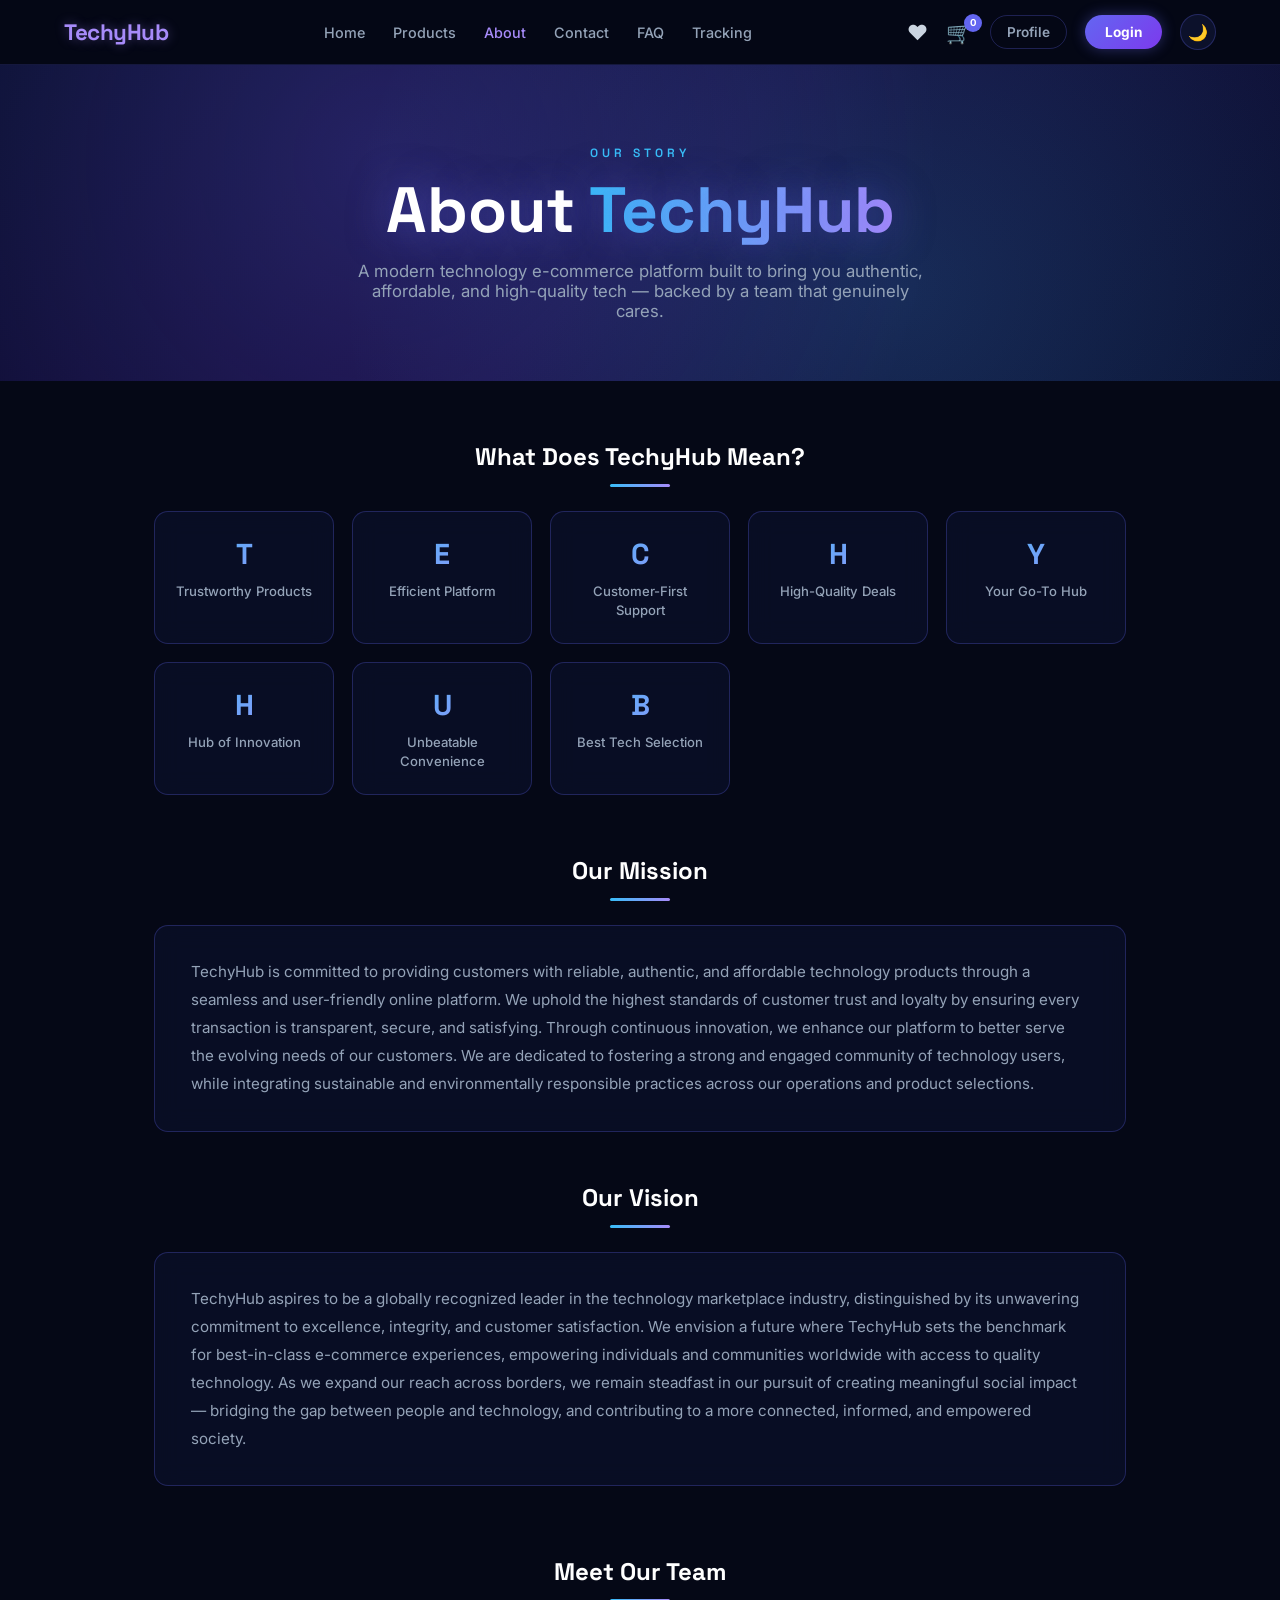
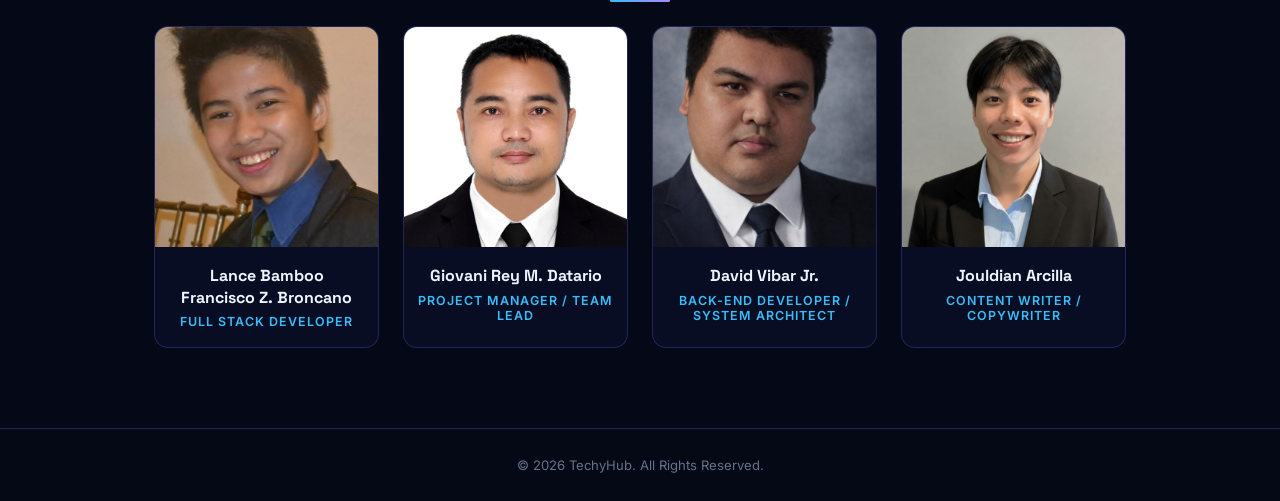
<file: about.html>
<!DOCTYPE html>
<html lang="en">
<head>
<meta charset="UTF-8" />
<meta name="viewport" content="width=device-width, initial-scale=1.0" />
<title>TechyHub — About</title>

<!-- Google Fonts -->
<link rel="preconnect" href="https://fonts.googleapis.com" />
<link href="https://fonts.googleapis.com/css2?family=Inter:wght@300;400;500;600;700;800;900&family=Space+Grotesk:wght@400;500;600;700&display=swap" rel="stylesheet" />

<style>
/* ============================
   RESET & BASE
============================ */
*, *::before, *::after { margin:0; padding:0; box-sizing:border-box; }

:root {
  --bg-deep:    #050816;
  --bg-card:    rgba(10,15,40,0.82);
  --border-glow:rgba(99,102,241,0.28);
  --accent:     #6366f1;
  --accent2:    #38bdf8;
  --accent3:    #a78bfa;
  --text:       #e2e8f0;
  --muted:      #64748b;
  --white:      #ffffff;
  --danger:     #ef4444;
  --success:    #22c55e;
  --font-display:"Space Grotesk", sans-serif;
  --font-body:  "Inter", sans-serif;
  --radius:     14px;
  --transition: .25s cubic-bezier(.4,0,.2,1);
}

html { scroll-behavior:smooth; }

body {
  font-family: var(--font-body);
  background: var(--bg-deep);
  color: var(--text);
  min-height: 100vh;
  overflow-x: hidden;
}

/* ============================
   HERO BANNER
============================ */
.hero-banner {
  position: relative;
  width: 100%;
  min-height: 300px;
  display: flex;
  flex-direction: column;
  align-items: center;
  justify-content: center;
  text-align: center;
  padding: 80px 20px 60px;
  overflow: hidden;
  background: linear-gradient(135deg, #0a0e2e 0%, #150a3a 50%, #0a0e2e 100%);
}

.hero-banner::before {
  content:"";
  position:absolute; inset:0;
  background: radial-gradient(circle at 30% 30%, rgba(99,102,241,.25), transparent 60%),
              radial-gradient(circle at 70% 70%, rgba(56,189,248,.18), transparent 60%);
}

.hero-banner > * { position:relative; z-index:1; }

.hero-eyebrow {
  font-family: var(--font-display);
  font-size: .75rem;
  font-weight: 600;
  letter-spacing: 4px;
  text-transform: uppercase;
  color: var(--accent2);
  margin-bottom: 14px;
}

.hero-title {
  font-family: var(--font-display);
  font-size: clamp(2.2rem, 5vw, 4rem);
  font-weight: 800;
  line-height: 1.1;
  color: #fff;
  text-shadow: 0 0 40px rgba(99,102,241,.5);
  margin-bottom: 16px;
}

.hero-title span {
  background: linear-gradient(90deg, var(--accent2), var(--accent3));
  -webkit-background-clip: text;
  -webkit-text-fill-color: transparent;
  background-clip: text;
}

.hero-subtitle {
  font-size: 1.05rem;
  color: #94a3b8;
  max-width: 580px;
  margin: 0 auto;
}

/* ============================
   TOPBAR
============================ */
.topbar {
  position: sticky;
  top: 0;
  z-index: 200;
  display: flex;
  align-items: center;
  justify-content: space-between;
  padding: 14px 5%;
  background: rgba(5,8,22,.9);
  backdrop-filter: blur(18px);
  border-bottom: 1px solid rgba(99,102,241,.18);
}

.topbar .logo {
  font-family: var(--font-display);
  font-size: 1.4rem;
  font-weight: 800;
  color: var(--accent3);
  text-decoration: none;
  letter-spacing: -.5px;
  text-shadow: 0 0 12px rgba(167,139,250,.4);
}

.topbar-links {
  display: flex;
  gap: 28px;
  list-style: none;
}

.topbar-links a {
  color: #94a3b8;
  text-decoration: none;
  font-size: .9rem;
  font-weight: 500;
  transition: color var(--transition);
}

.topbar-links a:hover,
.topbar-links a.active { color: var(--accent3); }

.topbar-actions {
  display: flex;
  align-items: center;
  gap: 18px;
}

.icon-btn {
  position: relative;
  background: none;
  border: none;
  cursor: pointer;
  color: #cbd5e1;
  font-size: 1.3rem;
  text-decoration: none;
  transition: color var(--transition);
  display:flex; align-items:center; justify-content:center;
}

.icon-btn:hover { color: var(--accent3); }

.cart-badge {
  position: absolute;
  top: -6px; right: -10px;
  background: var(--accent);
  color: white;
  font-size: .6rem;
  font-weight: 700;
  width: 18px; height: 18px;
  border-radius: 50%;
  display: flex; align-items:center; justify-content:center;
}

.topbar-text-btn {
  color: #94a3b8;
  text-decoration: none;
  font-size: .85rem;
  font-weight: 600;
  padding: 8px 16px;
  border: 1px solid var(--border-glow);
  border-radius: 50px;
  transition: all var(--transition);
}

.topbar-text-btn:hover {
  color: white;
  border-color: var(--accent);
  box-shadow: 0 0 14px rgba(99,102,241,.35);
}

.topbar-login-btn {
  color: white;
  text-decoration: none;
  font-size: .85rem;
  font-weight: 700;
  padding: 9px 20px;
  border-radius: 50px;
  background: linear-gradient(135deg,var(--accent),#7c3aed);
  box-shadow: 0 0 14px rgba(99,102,241,.4);
  transition: all var(--transition);
}

.topbar-login-btn:hover {
  opacity:.9;
  box-shadow: 0 0 22px rgba(99,102,241,.6);
}

.dark-toggle {
  background: rgba(15,20,50,.8);
  border: 1px solid var(--border-glow);
  color: var(--text);
  width: 36px; height: 36px;
  border-radius: 50%;
  cursor: pointer;
  font-size: 1rem;
  display:flex; align-items:center; justify-content:center;
  transition: all var(--transition);
}

.dark-toggle:hover { border-color: var(--accent); box-shadow:0 0 12px rgba(99,102,241,.4); }

/* ============================
   ABOUT SECTION
============================ */
.about-section {
  padding: 60px 5% 80px;
  max-width: 1100px;
  margin: 0 auto;
}

.about-section h1 {
  font-family: var(--font-display);
  font-size: 2.2rem;
  font-weight: 800;
  color: white;
  text-align:center;
  margin-bottom: 18px;
}

.about-section > p {
  font-size: 1rem;
  color: #94a3b8;
  line-height: 1.8;
  max-width: 720px;
  margin: 0 auto 50px;
  text-align: center;
}

.about-section h2 {
  font-family: var(--font-display);
  font-size: 1.5rem;
  font-weight: 700;
  color: white;
  margin-bottom: 24px;
  text-align: center;
  position: relative;
}

.about-section h2::after {
  content:"";
  display:block;
  width: 60px;
  height: 3px;
  margin: 12px auto 0;
  background: linear-gradient(90deg, var(--accent2), var(--accent3));
  border-radius: 2px;
}

/* ============================
   MISSION GRID (TECHYHUB letters)
============================ */
.mission-grid {
  display: grid;
  grid-template-columns: repeat(auto-fill, minmax(150px, 1fr));
  gap: 18px;
  margin-bottom: 60px;
}

.mission-card {
  background: var(--bg-card);
  border: 1px solid var(--border-glow);
  border-radius: var(--radius);
  padding: 24px 16px;
  text-align: center;
  backdrop-filter: blur(12px);
  transition: transform var(--transition), box-shadow var(--transition), border-color var(--transition);
}

.mission-card:hover {
  transform: translateY(-6px);
  box-shadow: 0 0 30px rgba(99,102,241,.3);
  border-color: rgba(99,102,241,.6);
}

.mission-card h3 {
  font-family: var(--font-display);
  font-size: 1.8rem;
  font-weight: 800;
  background: linear-gradient(135deg, var(--accent2), var(--accent3));
  -webkit-background-clip: text;
  -webkit-text-fill-color: transparent;
  background-clip: text;
  margin-bottom: 10px;
}

.mission-card p {
  font-size: .82rem;
  color: #94a3b8;
  font-weight: 500;
  line-height: 1.4;
}

/* ============================
   MISSION / VISION BLOCKS
============================ */
.info-block {
  background: var(--bg-card);
  border: 1px solid var(--border-glow);
  border-radius: var(--radius);
  padding: 32px 36px;
  margin-bottom: 50px;
  backdrop-filter: blur(12px);
  transition: border-color var(--transition), box-shadow var(--transition);
}

.info-block:hover {
  border-color: rgba(99,102,241,.5);
  box-shadow: 0 0 30px rgba(99,102,241,.15);
}

.info-block p {
  font-size: .95rem;
  color: #94a3b8;
  line-height: 1.85;
}

/* ============================
   TEAM SECTION
============================ */
.team-grid {
  display: grid;
  grid-template-columns: repeat(auto-fill, minmax(220px, 1fr));
  gap: 24px;
  margin-top: 10px;
}

.team-card {
  background: var(--bg-card);
  border: 1px solid var(--border-glow);
  border-radius: var(--radius);
  overflow: hidden;
  text-align: center;
  backdrop-filter: blur(12px);
  transition: transform var(--transition), box-shadow var(--transition), border-color var(--transition);
}

.team-card:hover {
  transform: translateY(-8px) scale(1.02);
  box-shadow: 0 0 40px rgba(99,102,241,.35);
  border-color: rgba(99,102,241,.6);
}

.team-card img {
  width: 100%;
  height: 220px;
  object-fit: cover;
  display: block;
  background: linear-gradient(135deg,#0f1432,#1a1040);
}

.team-card h3 {
  font-family: var(--font-display);
  font-size: 1rem;
  font-weight: 700;
  color: #f0f4ff;
  margin: 18px 16px 6px;
  line-height: 1.35;
}

.team-card p {
  font-size: .78rem;
  color: var(--accent2);
  font-weight: 600;
  text-transform: uppercase;
  letter-spacing: 1px;
  margin-bottom: 18px;
}

/* ============================
   BACK TO TOP BUTTON
============================ */
#topBtn {
  position: fixed;
  bottom: 22px;
  right: 22px;
  background: linear-gradient(135deg,var(--accent),#7c3aed);
  color: white;
  border: none;
  width: 46px; height: 46px;
  border-radius: 50%;
  font-size: 1.2rem;
  cursor: pointer;
  box-shadow: 0 0 18px rgba(99,102,241,.45);
  transition: all var(--transition);
  display: none;
  align-items:center; justify-content:center;
  z-index: 100;
}

#topBtn.show { display:flex; }

#topBtn:hover {
  transform: translateY(-3px);
  box-shadow: 0 0 28px rgba(99,102,241,.65);
}

/* ============================
   FOOTER
============================ */
.footer {
  text-align: center;
  padding: 28px;
  border-top: 1px solid var(--border-glow);
  background: rgba(5,8,22,.8);
  font-size: .82rem;
  color: var(--muted);
}

/* ============================
   SCROLLBAR
============================ */
::-webkit-scrollbar { width: 6px; }
::-webkit-scrollbar-track { background: #050816; }
::-webkit-scrollbar-thumb { background: var(--accent); border-radius: 3px; }

/* ============================
   RESPONSIVE
============================ */
@media(max-width:768px) {
  .topbar-links { display:none; }
  .about-section h1 { font-size: 1.7rem; }
  .info-block { padding: 24px 22px; }
}
</style>
</head>
<body>

<!-- ======= TOPBAR ======= -->
<nav class="topbar">
  <a href="index.html" class="logo">TechyHub</a>
  <ul class="topbar-links">
    <li><a href="index.html">Home</a></li>
    <li><a href="products.html">Products</a></li>
    <li><a href="about.html" class="active">About</a></li>
    <li><a href="contact.html">Contact</a></li>
    <li><a href="faq.html">FAQ</a></li>
    <li><a href="tracking.html">Tracking</a></li>
  </ul>
  <div class="topbar-actions">
    <a href="wishlist.html" class="icon-btn" title="Wishlist">❤️</a>
    <a href="cart.html" class="icon-btn" title="Cart">
      🛒 <span class="cart-badge" id="cartCount">0</span>
    </a>
    <a href="profile.html" class="topbar-text-btn">Profile</a>
    <a href="login.html" class="topbar-login-btn">Login</a>
    <button id="darkModeBtn" onclick="toggleDarkMode()" class="dark-toggle" title="Toggle Dark Mode">🌙</button>
  </div>
</nav>

<!-- ======= HERO BANNER ======= -->
<section class="hero-banner">
  <p class="hero-eyebrow">Our Story</p>
  <h1 class="hero-title">About <span>TechyHub</span></h1>
  <p class="hero-subtitle">A modern technology e-commerce platform built to bring you authentic, affordable, and high-quality tech — backed by a team that genuinely cares.</p>
</section>

<!-- ======= ABOUT CONTENT ======= -->
<section class="about-section">

  <h2>What Does TechyHub Mean?</h2>
  <div class="mission-grid">
    <div class="mission-card">
      <h3>T</h3>
      <p>Trustworthy Products</p>
    </div>
    <div class="mission-card">
      <h3>E</h3>
      <p>Efficient Platform</p>
    </div>
    <div class="mission-card">
      <h3>C</h3>
      <p>Customer-First Support</p>
    </div>
    <div class="mission-card">
      <h3>H</h3>
      <p>High-Quality Deals</p>
    </div>
    <div class="mission-card">
      <h3>Y</h3>
      <p>Your Go-To Hub</p>
    </div>
    <div class="mission-card">
      <h3>H</h3>
      <p>Hub of Innovation</p>
    </div>
    <div class="mission-card">
      <h3>U</h3>
      <p>Unbeatable Convenience</p>
    </div>
    <div class="mission-card">
      <h3>B</h3>
      <p>Best Tech Selection</p>
    </div>
  </div>

  <h2>Our Mission</h2>
  <div class="info-block">
    <p>
      TechyHub is committed to providing customers with reliable, authentic, and affordable technology products through a seamless and user-friendly online platform.
      We uphold the highest standards of customer trust and loyalty by ensuring every transaction is transparent, secure, and satisfying.
      Through continuous innovation, we enhance our platform to better serve the evolving needs of our customers.
      We are dedicated to fostering a strong and engaged community of technology users, while integrating sustainable and environmentally responsible practices across our operations and product selections.
    </p>
  </div>

  <h2>Our Vision</h2>
  <div class="info-block">
    <p>
      TechyHub aspires to be a globally recognized leader in the technology marketplace industry, distinguished by its unwavering commitment to excellence, integrity, and customer satisfaction. We envision a future where TechyHub sets the benchmark for best-in-class e-commerce experiences, empowering individuals and communities worldwide with access to quality technology.
      As we expand our reach across borders, we remain steadfast in our pursuit of creating meaningful social impact — bridging the gap between people and technology, and contributing to a more connected, informed, and empowered society.
    </p>
  </div>

  <!-- TEAM SECTION -->
  <h2 style="margin-top:70px;">Meet Our Team</h2>
  <div class="team-grid">
    <div class="team-card">
      <img src="images/broncano.jpg.jpg" alt="Lance Bamboo Francisco Z. Broncano">
      <h3>Lance Bamboo Francisco Z. Broncano</h3>
      <p>Full Stack Developer</p>
    </div>
    <div class="team-card">
      <img src="images/datario.jpg.jpg" alt="Giovani Rey M. Datario">
      <h3>Giovani Rey M. Datario</h3>
      <p>Project Manager / Team Lead</p>
    </div>
    <div class="team-card">
      <img src="images/vibar.jpg" alt="David Vibar Jr.">
      <h3>David Vibar Jr.</h3>
      <p>Back-End Developer / System Architect</p>
    </div>
    <div class="team-card">
      <img src="images/arcilla.jpg" alt="Jouldian Arcilla">
      <h3>Jouldian Arcilla</h3>
      <p>Content Writer / Copywriter</p>
    </div>
  </div>

</section>

<!-- ======= FOOTER ======= -->
<footer class="footer">
  © 2026 TechyHub. All Rights Reserved.
</footer>

<button id="topBtn" onclick="scrollToTop()" title="Back to top">↑</button>

<script>
  // Dark mode toggle (kept for compatibility with existing script.js behavior)
  function toggleDarkMode() {
    document.body.classList.toggle("light-mode");
  }

  // Back to top button visibility
  window.addEventListener("scroll", () => {
    const btn = document.getElementById("topBtn");
    if (window.scrollY > 300) {
      btn.classList.add("show");
    } else {
      btn.classList.remove("show");
    }
  });

  function scrollToTop() {
    window.scrollTo({ top: 0, behavior: "smooth" });
  }

  // Cart count sync (reads same localStorage key as products.html)
  document.addEventListener("DOMContentLoaded", () => {
    const cart = JSON.parse(localStorage.getItem("TechyHubCart")) || [];
    const el = document.getElementById("cartCount");
    if (el) el.textContent = cart.length;
  });
</script>

</body>
</html>
</file>
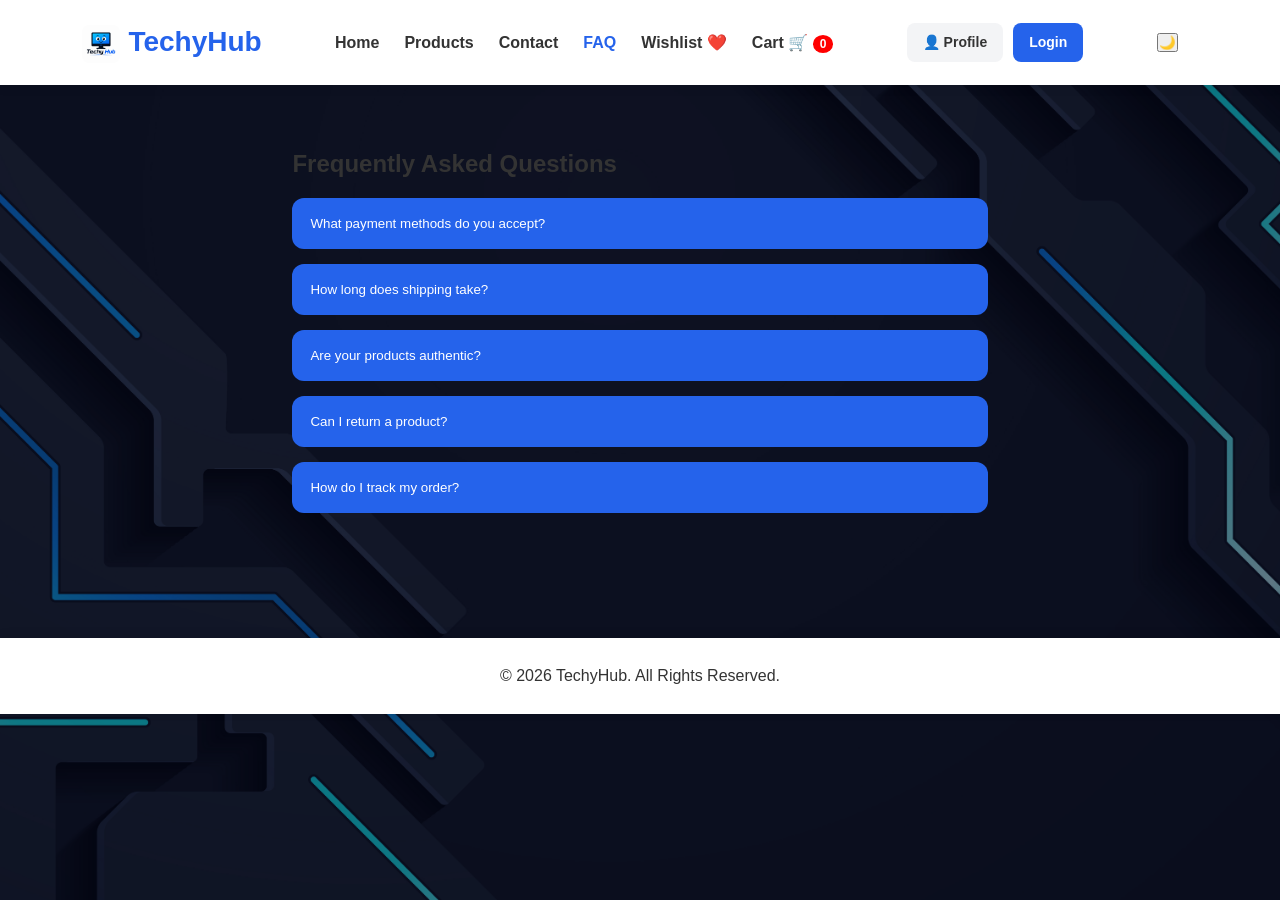
<file: faq.html>
<!DOCTYPE html>
<html lang="en">
<head>
    <meta charset="UTF-8">
    <meta name="viewport" content="width=device-width, initial-scale=1.0">
    <title>TechyHub - FAQ</title>
    <link rel="stylesheet" href="css/style.css">
    <script defer src="js/script.js"></script>
    <style>
        body {
            background-image: url('images/desmumtz15.jpg');
            background-size: cover;
            background-position: center;
            background-attachment: fixed;
            background-repeat: no-repeat;
        }
        /* Overlay to keep content readable */
        body::before {
            content: '';
            position: fixed;
            inset: 0;
            background: rgba(5, 8, 30, 0.55);
            z-index: 0;
            pointer-events: none;
        }
        header, .faq-page, footer, #topBtn {
            position: relative;
            z-index: 1;
        }
    </style>
</head>
<body>
<header>
    <nav class="navbar">
        <div class="logo">
    <img src="images/techhublogo.jpg" alt="TechyHub Logo" style="height:38px;width:38px;object-fit:contain;border-radius:8px;vertical-align:middle;margin-right:8px;">TechyHub
</div>
        <ul class="nav-links">
            <li><a href="index.html">Home</a></li>
            <li><a href="products.html">Products</a></li>
            <li><a href="contact.html">Contact</a></li>
            <li><a href="faq.html" class="active">FAQ</a></li>
            <li><a href="wishlist.html">Wishlist ❤️</a></li>
            <li><a href="cart.html">Cart 🛒 <span id="cartCount" style="background:red;color:white;border-radius:50%;padding:2px 7px;font-size:12px;">0</span></a></li>
        </ul>
        <div class="nav-auth">
            <a href="profile.html" class="nav-profile-btn">👤 Profile</a>
            <a href="login.html" class="nav-login-btn">Login</a>
        </div>
        <button id="darkModeBtn" onclick="toggleDarkMode()">🌙</button>
    </nav>
</header>
<section class="faq-page">
    <h1>Frequently Asked Questions</h1>
    <div class="faq-item">
        <button class="faq-question" onclick="toggleFAQ(this)">
            What payment methods do you accept?
        </button>
        <div class="faq-answer">
            <p>We accept credit cards, debit cards, GCash, Maya, and bank transfers.</p>
        </div>
    </div>
    <div class="faq-item">
        <button class="faq-question" onclick="toggleFAQ(this)">
            How long does shipping take?
        </button>
        <div class="faq-answer">
            <p>Orders are typically delivered within 3–7 business days.</p>
        </div>
    </div>
    <div class="faq-item">
        <button class="faq-question" onclick="toggleFAQ(this)">
            Are your products authentic?
        </button>
        <div class="faq-answer">
            <p>Yes, all products sold on TechyHub are 100% authentic.</p>
        </div>
    </div>
    <div class="faq-item">
        <button class="faq-question" onclick="toggleFAQ(this)">
            Can I return a product?
        </button>
        <div class="faq-answer">
            <p>Yes, returns are accepted within 7 days of delivery.</p>
        </div>
    </div>
    <div class="faq-item">
        <button class="faq-question" onclick="toggleFAQ(this)">
            How do I track my order?
        </button>
        <div class="faq-answer">
            <p>You can track your order on our <a href="tracking.html">Order Tracking</a> page.</p>
        </div>
    </div>
</section>
<footer>
    <p>© 2026 TechyHub. All Rights Reserved.</p>
</footer>
<button id="topBtn" onclick="scrollToTop()">↑</button>
</body>
</html>
</file>
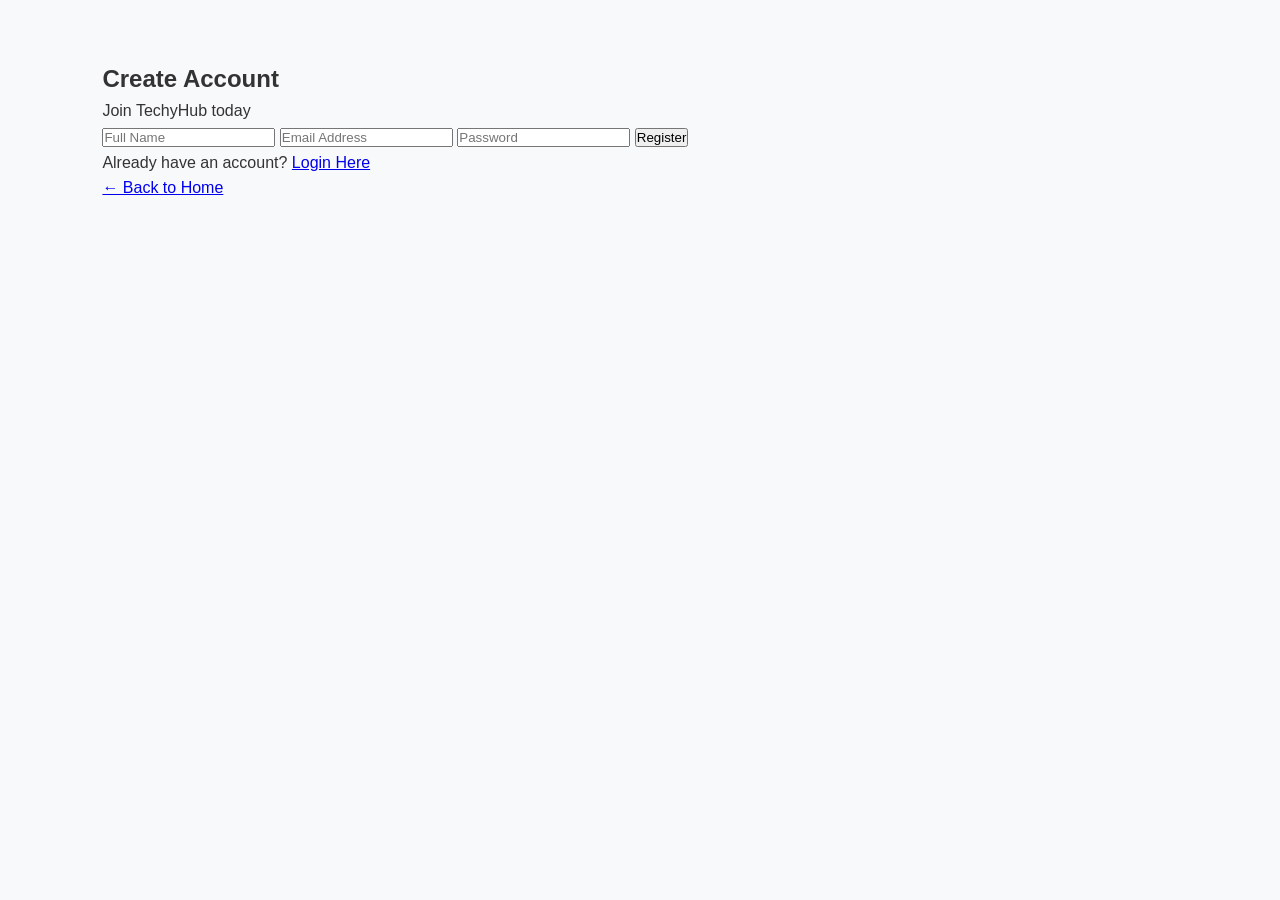
<file: register.html>
<!DOCTYPE html>
<html lang="en">
<head>
    <meta charset="UTF-8">
    <meta name="viewport" content="width=device-width, initial-scale=1.0">
    <title>TechyHub - Register</title>
    <link rel="stylesheet" href="css/style.css">
    <script defer src="js/script.js"></script>
</head>
<body>

<section class="auth-container">

    <div class="auth-card">

        <h1>Create Account</h1>
        <p>Join TechyHub today</p>

        <input
            type="text"
            id="registerName"
            placeholder="Full Name">

        <input
            type="email"
            id="registerEmail"
            placeholder="Email Address">

        <input
            type="password"
            id="registerPassword"
            placeholder="Password">

        <button onclick="registerUser()">
            Register
        </button>

        <p>
            Already have an account?
            <a href="login.html">Login Here</a>
        </p>

        <a href="index.html">← Back to Home</a>

    </div>

</section>

</body>
</html>
</file>
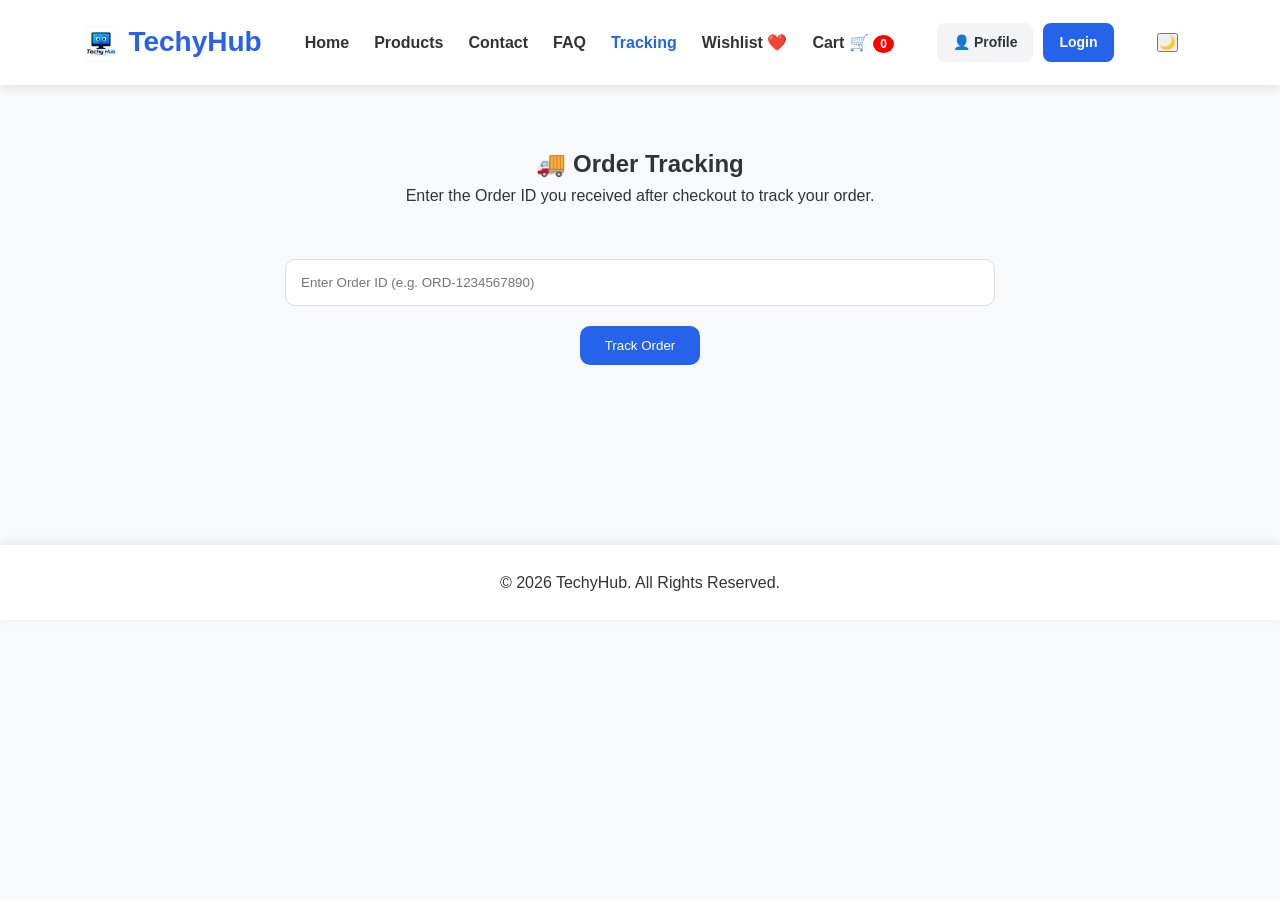
<file: tracking.html>
<!DOCTYPE html>
<html lang="en">
<head>
    <meta charset="UTF-8">
    <meta name="viewport" content="width=device-width, initial-scale=1.0">
    <title>TechyHub - Order Tracking</title>
    <link rel="stylesheet" href="css/style.css">
    <script defer src="js/script.js"></script>
</head>
<body>

<header>
    <nav class="navbar">
        <div class="logo">
            <img src="images/techhublogo.jpg" alt="TechyHub Logo" style="height:38px;width:38px;object-fit:contain;border-radius:8px;vertical-align:middle;margin-right:8px;">TechyHub
        </div>
        <ul class="nav-links">
            <li><a href="index.html">Home</a></li>
            <li><a href="products.html">Products</a></li>
            <li><a href="contact.html">Contact</a></li>
            <li><a href="faq.html">FAQ</a></li>
            <li><a href="tracking.html" class="active">Tracking</a></li>
            <li><a href="wishlist.html">Wishlist ❤️</a></li>
            <li><a href="cart.html">Cart 🛒 <span id="cartCount" style="background:red;color:white;border-radius:50%;padding:2px 7px;font-size:12px;">0</span></a></li>
        </ul>
        <div class="nav-auth">
            <a href="profile.html" class="nav-profile-btn">👤 Profile</a>
            <a href="login.html" class="nav-login-btn">Login</a>
        </div>
        <button id="darkModeBtn" onclick="toggleDarkMode()">🌙</button>
    </nav>
</header>

<section class="tracking-page">

    <h1>🚚 Order Tracking</h1>
    <p>Enter the Order ID you received after checkout to track your order.</p>

    <div class="tracking-form">
        <input
            type="text"
            id="trackingNumber"
            placeholder="Enter Order ID (e.g. ORD-1234567890)"
        >
        <button onclick="trackOrder()">Track Order</button>
    </div>

    <div id="trackingResult"></div>

    <!-- Past orders pulled from localStorage -->
    <div id="myOrdersSection" style="margin-top:40px;display:none;">
        <h3>🧾 Your Recent Orders</h3>
        <table class="sku-table">
            <thead>
                <tr>
                    <th>Order ID</th>
                    <th>Product(s)</th>
                    <th>Status</th>
                    <th></th>
                </tr>
            </thead>
            <tbody id="myOrdersBody"></tbody>
        </table>
    </div>

</section>

<footer>
    <p>© 2026 TechyHub. All Rights Reserved.</p>
</footer>

<button id="topBtn" onclick="scrollToTop()">↑</button>

<script>
/* ============================================================
   ORDER STATUS TIMELINE
   - 0–1 day after order date  -> Processing 📦
   - 2–3 days after order date -> Shipped 🚛
   - 4–5 days after order date -> Out for Delivery 🛵
   - 6+ days after order date  -> Delivered ✅
============================================================ */
const STATUS_STEPS = [
    { label: "Processing",       emoji: "📦", minDay: 0 },
    { label: "Shipped",          emoji: "🚛", minDay: 2 },
    { label: "Out for Delivery", emoji: "🛵", minDay: 4 },
    { label: "Delivered",        emoji: "✅", minDay: 6 }
];

// Calculate how many full days have passed since the order date
function getDaysSinceOrder(orderDate) {
    const ordered = new Date(orderDate);
    const now     = new Date();

    // Normalize both to midnight so partial-day differences don't skip a step early
    ordered.setHours(0,0,0,0);
    now.setHours(0,0,0,0);

    const diffMs   = now - ordered;
    const diffDays = Math.floor(diffMs / (1000 * 60 * 60 * 24));
    return Math.max(0, diffDays);
}

// Determine the current status based on the order date
function getStatusForOrder(order) {
    // If the order has no date (older saved orders), fall back to its stored status
    if (!order.date) {
        return order.status || "Processing 📦";
    }

    const daysPassed = getDaysSinceOrder(order.date);

    let current = STATUS_STEPS[0];
    for (const step of STATUS_STEPS) {
        if (daysPassed >= step.minDay) current = step;
    }
    return `${current.label} ${current.emoji}`;
}

// Get the index of the current step (for progress bar rendering)
function getStatusStepIndex(order) {
    if (!order.date) return 0;
    const daysPassed = getDaysSinceOrder(order.date);
    let idx = 0;
    STATUS_STEPS.forEach((step, i) => {
        if (daysPassed >= step.minDay) idx = i;
    });
    return idx;
}

/* ============================================================
   LOAD AND DISPLAY USER'S ORDERS
============================================================ */
function loadMyOrders() {
    const orders = JSON.parse(localStorage.getItem("TechyHubOrders")) || [];
    if (orders.length === 0) return;

    const section = document.getElementById("myOrdersSection");
    const tbody   = document.getElementById("myOrdersBody");
    section.style.display = "block";

    tbody.innerHTML = [...orders].reverse().map(o => {
        const productList = o.items.map(i => i.name).join(", ");
        const status      = getStatusForOrder(o);
        return `
            <tr>
                <td><strong>${o.id}</strong></td>
                <td>${productList}</td>
                <td>${status}</td>
                <td>
                    <button onclick="quickTrack('${o.id}')" style="
                        background:#3b82f6;color:white;border:none;
                        padding:5px 12px;border-radius:6px;cursor:pointer;
                        font-weight:600;font-size:0.8rem;">
                        Track
                    </button>
                </td>
            </tr>`;
    }).join("");
}

function quickTrack(id) {
    document.getElementById("trackingNumber").value = id;
    trackOrder();
    window.scrollTo({ top: 0, behavior: "smooth" });
}

/* ============================================================
   TRACK ORDER — shows progress timeline based on order date
============================================================ */
function trackOrder() {
    const input  = document.getElementById("trackingNumber").value.trim();
    const result = document.getElementById("trackingResult");

    if (!input) {
        result.innerHTML = `<p style="color:#ef4444;margin-top:20px;">Please enter an Order ID.</p>`;
        return;
    }

    const orders = JSON.parse(localStorage.getItem("TechyHubOrders")) || [];
    const order  = orders.find(o => o.id.toLowerCase() === input.toLowerCase());

    if (!order) {
        result.innerHTML = `
            <div style="margin-top:20px;padding:20px;border:1px solid #ef4444;border-radius:10px;">
                <p style="color:#ef4444;font-weight:600;">⚠️ No order found with ID "${input}".</p>
                <p style="margin-top:6px;">Please check the Order ID and try again.</p>
            </div>`;
        return;
    }

    const currentIdx  = getStatusStepIndex(order);
    const productList = order.items.map(i => i.name).join(", ");
    const orderDate   = order.date ? new Date(order.date).toLocaleDateString("en-US", { year:"numeric", month:"long", day:"numeric" }) : "—";

    const timelineHTML = STATUS_STEPS.map((step, i) => {
        const reached = i <= currentIdx;
        return `
            <div style="flex:1;text-align:center;position:relative;">
                <div style="
                    width:36px;height:36px;border-radius:50%;
                    margin:0 auto 8px;display:flex;align-items:center;justify-content:center;
                    font-size:1.1rem;
                    background:${reached ? '#22c55e' : '#334155'};
                    color:white;
                    transition:background .3s;">
                    ${step.emoji}
                </div>
                <div style="font-size:0.8rem;font-weight:600;color:${reached ? '#22c55e' : '#94a3b8'};">
                    ${step.label}
                </div>
            </div>`;
    }).join(`
            <div style="flex:0.4;align-self:flex-start;margin-top:18px;height:2px;background:#334155;"></div>`);

    result.innerHTML = `
        <div style="margin-top:20px;padding:24px;border:1px solid var(--border-glow,#6366f1);border-radius:12px;">
            <p><strong>Order ID:</strong> ${order.id}</p>
            <p><strong>Order Date:</strong> ${orderDate}</p>
            <p><strong>Item(s):</strong> ${productList}</p>
            <p style="margin-bottom:20px;"><strong>Current Status:</strong> ${getStatusForOrder(order)}</p>
            <div style="display:flex;align-items:flex-start;gap:0;">
                ${timelineHTML}
            </div>
        </div>`;
}

// Allow Enter key
document.getElementById("trackingNumber").addEventListener("keydown", function(e) {
    if (e.key === "Enter") trackOrder();
});

// On load — show recent orders table
window.addEventListener("DOMContentLoaded", loadMyOrders);
</script>

</body>
</html>
</file>
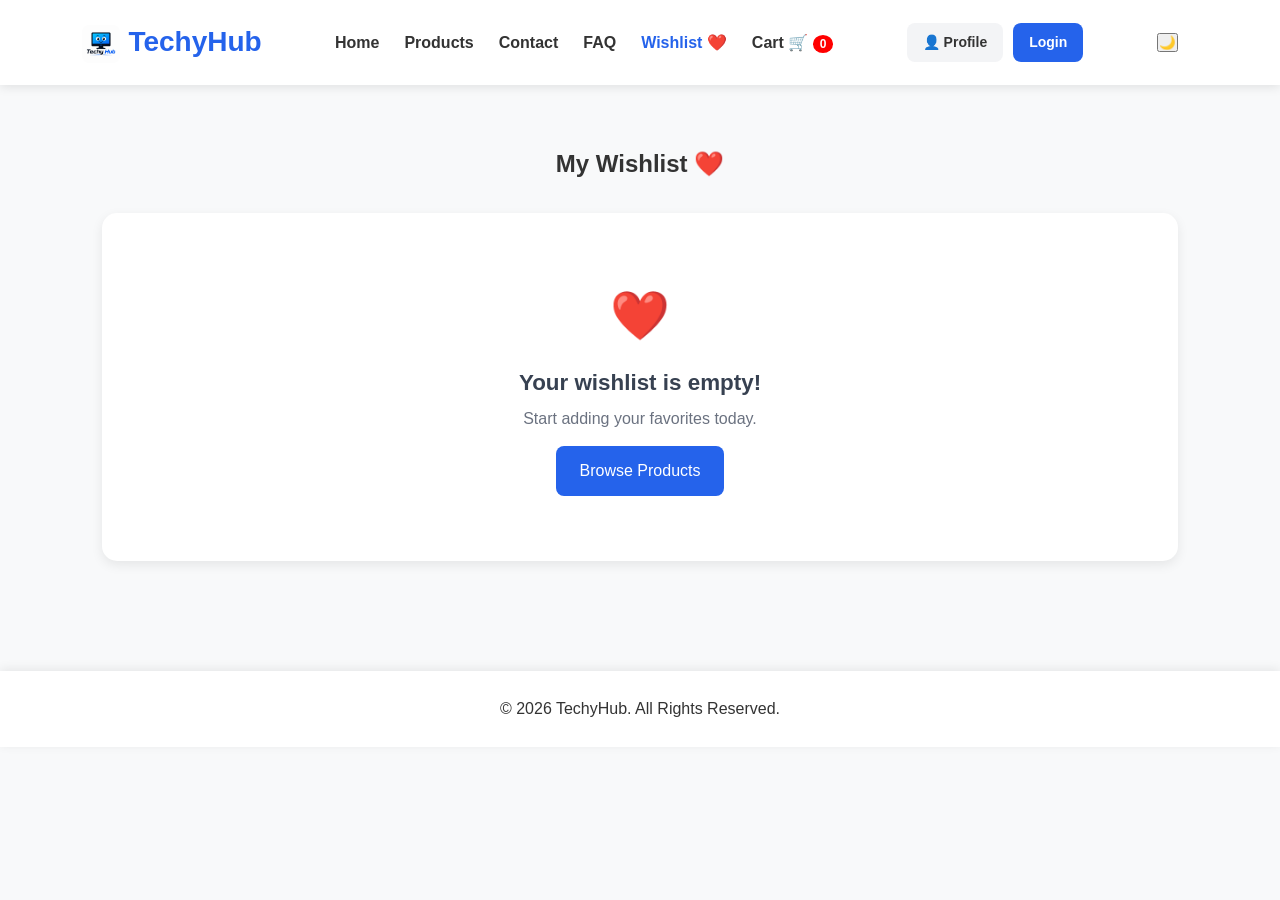
<file: wishlist.html>
<!DOCTYPE html>
<html lang="en">
<head>
    <meta charset="UTF-8">
    <meta name="viewport" content="width=device-width, initial-scale=1.0">
    <title>TechyHub - Wishlist</title>
    <link rel="stylesheet" href="css/style.css">
    <script defer src="js/script.js"></script>
</head>
<body>

<header>
    <nav class="navbar">
        <div class="logo">
    <img src="images/techhublogo.jpg" alt="TechyHub Logo" style="height:38px;width:38px;object-fit:contain;border-radius:8px;vertical-align:middle;margin-right:8px;">TechyHub
</div>
        <ul class="nav-links">
            <li><a href="index.html">Home</a></li>
            <li><a href="products.html">Products</a></li>
            <li><a href="contact.html">Contact</a></li>
            <li><a href="faq.html">FAQ</a></li>
            <li><a href="wishlist.html" class="active">Wishlist ❤️</a></li>
            <li><a href="cart.html">Cart 🛒 <span id="cartCount" style="background:red;color:white;border-radius:50%;padding:2px 7px;font-size:12px;">0</span></a></li>
        </ul>
        <div class="nav-auth">
            <a href="profile.html" class="nav-profile-btn">👤 Profile</a>
            <a href="login.html" class="nav-login-btn">Login</a>
        </div>
        <button id="darkModeBtn" onclick="toggleDarkMode()">🌙</button>
    </nav>
</header>

<section class="wishlist-page">

    <h1>My Wishlist ❤️</h1>

    <div id="wishlistItems"></div>

</section>

<footer>
    <p>© 2026 TechyHub. All Rights Reserved.</p>
</footer>

<button id="topBtn" onclick="scrollToTop()">↑</button>

</body>
</html>
</file>
<file: css/style.css>
/* =========================
GLOBAL STYLES
========================= */

*{
margin:0;
padding:0;
box-sizing:border-box;
font-family:Arial, Helvetica, sans-serif;
}

body{
background:#f8f9fa;
color:#333;
line-height:1.6;
}

/* =========================
NAVBAR
========================= */

.navbar{
display:flex;
justify-content:space-between;
align-items:center;
padding:20px 8%;
background:white;
box-shadow:0 2px 10px rgba(0,0,0,0.1);
position:sticky;
top:0;
z-index:100;
}

.logo{
font-size:28px;
font-weight:bold;
color:#2563eb;
margin-left:-20px;
}

.nav-links{
display:flex;
list-style:none;
gap:25px;
}

.nav-links a{
text-decoration:none;
color:#333;
font-weight:600;
transition:.3s;
}

.nav-links a:hover,
.nav-links .active{
color:#2563eb;
}

/* =========================
NAV AUTH BUTTONS (Profile + Login)
========================= */

.nav-auth{
display:flex;
align-items:center;
gap:10px;
}

.nav-profile-btn,
.nav-login-btn{
text-decoration:none;
padding:8px 16px;
border-radius:8px;
font-weight:600;
font-size:14px;
transition:.3s;
}

.nav-profile-btn{
background:#f3f4f6;
color:#333;
}

.nav-login-btn{
background:#2563eb;
color:white;
}

.nav-profile-btn:hover{
background:#e5e7eb;
}

.nav-login-btn:hover{
background:#1d4ed8;
}

.dark-mode .nav-profile-btn{
background:rgba(255,255,255,0.08);
color:#e2e8f0;
border:1px solid rgba(120,80,255,.2);
}

.dark-mode .nav-login-btn{
background:linear-gradient(135deg,#4f46e5,#7c3aed);
box-shadow:0 0 12px rgba(124,58,237,.4);
}

/* =========================
HERO SECTION
========================= */

.hero{
display:flex;
justify-content:space-between;
align-items:center;
padding:80px 8%;
gap:40px;
}

.hero{
    animation:fadeIn 1.2s ease;
}

@keyframes fadeIn{
    from{
        opacity:0;
        transform:translateY(30px);
    }
    to{
        opacity:1;
        transform:translateY(0);
    }
}

.hero-content{
flex:1;
}

.hero-content h1{
font-size:48px;
margin-bottom:20px;
}

.hero-content p{
font-size:18px;
margin-bottom:30px;
}

.hero-image{
flex:1;
}

.hero-image img{
width:100%;
border-radius:20px;
box-shadow:0 10px 30px rgba(0,0,0,0.15);
}

.hero-buttons{
display:flex;
gap:15px;
}

.btn-primary{
background:#2563eb;
color:white;
text-decoration:none;
padding:12px 24px;
border-radius:8px;
transition:.3s;
}

.btn-secondary{
background:#e5e7eb;
color:#333;
text-decoration:none;
padding:12px 24px;
border-radius:8px;
}

/* =========================
SECTIONS
========================= */

section{
padding:60px 8%;
}

section h2{
text-align:center;
margin-bottom:40px;
font-size:32px;
}

/* =========================
CATEGORY CARDS
========================= */

.category-grid{
display:grid;
grid-template-columns:repeat(auto-fit,minmax(220px,1fr));
gap:25px;
}

.category-card{
background:white;
padding:25px;
border-radius:15px;
text-align:center;
box-shadow:0 4px 12px rgba(0,0,0,.08);
transition:.3s;
}

.category-card:hover{
transform:translateY(-8px);
}

/* =========================
PRODUCT CARDS
========================= */

.product-grid{
display:grid;
grid-template-columns:repeat(auto-fit,minmax(250px,1fr));
gap:25px;
}

.product-card{
background:white;
border-radius:15px;
overflow:hidden;
box-shadow:0 4px 15px rgba(0,0,0,.1);
transition:.3s ease;
text-align:center;
}

.product-card:hover{
    transform:translateY(-10px) scale(1.02);
    box-shadow:0 15px 30px rgba(37,99,235,.25);
}

.product-card img{
width:100%;
height:220px;
object-fit:cover;
}

.product-card h3{
margin-top:15px;
}

.product-card p{
margin:10px 0;
font-weight:bold;
color:#2563eb;
}

.product-card button{
margin-bottom:20px;
padding:10px 20px;
border:none;
background:#2563eb;
color:white;
border-radius:8px;
cursor:pointer;
}

/* =========================
PRODUCT ID / SKU
========================= */

.product-id{
    font-size:0.78rem;
    color:#6b7280;
    margin:2px 0 6px 0;
    letter-spacing:0.5px;
}

/* =========================
BRANDS
========================= */

.brands-grid{
display:grid;
grid-template-columns:repeat(auto-fit,minmax(150px,1fr));
gap:20px;
}

.brands-grid div{
background:white;
padding:20px;
text-align:center;
border-radius:12px;
font-weight:bold;
}

/* =========================
RATING
========================= */

.rating{
    color:gold;
    margin:10px 0;
}

/* =========================
QUANTITY BOX
========================= */

.quantity-box{
    display:flex;
    align-items:center;
    justify-content:center;
    gap:10px;
    margin:10px 0;
}

.quantity-box button{
    width:30px;
    height:30px;
    border:none;
    background:#e5e7eb;
    border-radius:6px;
    cursor:pointer;
    font-size:16px;
    margin-bottom:0;
    padding:0;
}

.quantity-box span{
    font-size:16px;
    font-weight:bold;
    min-width:20px;
    text-align:center;
}

/* =========================
WHY CHOOSE US
========================= */

.features-grid{
display:grid;
grid-template-columns:repeat(auto-fit,minmax(250px,1fr));
gap:25px;
}

.feature-card{
background:white;
padding:25px;
border-radius:15px;
text-align:center;
box-shadow:0 4px 12px rgba(0,0,0,.08);
}

/* =========================
PRODUCTS PAGE
========================= */

.products-page h1{
text-align:center;
margin-bottom:30px;
}

.search-bar{
width:100%;
max-width:500px;
display:block;
margin:0 auto 40px;
padding:15px;
border:1px solid #ddd;
border-radius:10px;
font-size:16px;
}

/* =========================
ABOUT PAGE
========================= */

.about-section{
max-width:1000px;
margin:auto;
}

.about-section h1{
text-align:center;
margin-bottom:30px;
}

.about-section h2{
margin-top:40px;
}

.mission-grid{
display:grid;
grid-template-columns:repeat(auto-fit,minmax(150px,1fr));
gap:20px;
margin-top:20px;
}

.mission-card{
background:white;
padding:20px;
border-radius:12px;
text-align:center;
box-shadow:0 4px 12px rgba(0,0,0,.08);
}

.mission-card h3{
color:#2563eb;
font-size:30px;
}

/* =========================
TEAM PAGE
========================= */

.team-grid{
    display:grid;
    grid-template-columns:repeat(auto-fit,minmax(250px,1fr));
    gap:25px;
}
.team-card{
    background:white;
    padding:25px;
    text-align:center;
    border-radius:15px;
    box-shadow:0 4px 12px rgba(0,0,0,.08);
}
.team-card img{
    width:120px;
    height:120px;
    border-radius:50%;
    object-fit:cover;
    margin-bottom:15px;
}

/* =========================
FAQ PAGE
========================= */

.faq-page{
    max-width:900px;
    margin:auto;
}
.faq-item{
    background:white;
    margin:15px 0;
    border-radius:12px;
    overflow:hidden;
}
.faq-question{
    width:100%;
    padding:18px;
    border:none;
    text-align:left;
    background:#2563eb;
    color:white;
    cursor:pointer;
}
.faq-answer{
    display:none;
    padding:15px;
}

/* =========================
CART PAGE
========================= */

.cart-page h1{
text-align:center;
margin-bottom:30px;
}

.cart-container{
background:white;
padding:25px;
border-radius:15px;
box-shadow:0 4px 15px rgba(0,0,0,.08);
margin-bottom:30px;
}

.cart-item{
display:flex;
justify-content:space-between;
padding:15px 0;
border-bottom:1px solid #eee;
}

.cart-summary{
background:white;
padding:25px;
border-radius:15px;
box-shadow:0 4px 15px rgba(0,0,0,.08);
}

.checkout-btn,
.clear-btn{
width:100%;
padding:12px;
margin-top:15px;
border:none;
border-radius:8px;
cursor:pointer;
}

.checkout-btn{
background:#16a34a;
color:white;
}

.clear-btn{
background:#dc2626;
color:white;
}

/* =========================
WISHLIST PAGE
========================= */

.wishlist-page{
    padding:60px 8%;
}
.wishlist-page h1{
    text-align:center;
    margin-bottom:30px;
}
#wishlistItems{
    background:white;
    padding:25px;
    border-radius:15px;
    box-shadow:0 4px 12px rgba(0,0,0,.08);
}
.wishlist-empty{
    text-align:center;
    padding:40px 20px;
    color:#6b7280;
}
.wishlist-empty h3{
    font-size:1.4rem;
    margin:10px 0 5px;
    color:#374151;
}
.dark-mode .wishlist-empty h3{
    color:#e2e8f0;
}

/* =========================
CONTACT PAGE
========================= */

.contact-page{
    padding:60px 8%;
}

.contact-card{
    display:grid;
    grid-template-columns:1fr 1fr;
    gap:0;
    background:white;
    border-radius:20px;
    box-shadow:0 5px 30px rgba(0,0,0,.1);
    overflow:hidden;
}

.contact-info{
    padding:50px 40px;
    border-right:1px solid #e5e7eb;
}

.contact-info h1{
    font-size:32px;
    font-weight:800;
    color:#111827;
    margin-bottom:10px;
}

.contact-tagline{
    font-size:14px;
    color:#6b7280;
    margin-bottom:15px;
}

.contact-divider{
    width:40px;
    height:3px;
    background:#2563eb;
    border-radius:2px;
    margin-bottom:35px;
}

.contact-details{
    display:flex;
    flex-direction:column;
    gap:18px;
}

.contact-detail-row{
    display:flex;
    gap:12px;
    font-size:14px;
    color:#374151;
}

.contact-label{
    font-weight:700;
    color:#6b7280;
    min-width:65px;
}

.contact-form-side{
    padding:50px 40px;
    display:flex;
    flex-direction:column;
    gap:14px;
}

.contact-input{
    width:100%;
    padding:13px 16px;
    border:1px solid #e5e7eb;
    border-radius:8px;
    font-size:14px;
    color:#374151;
    background:#fafafa;
    outline:none;
    transition:.2s;
    font-family:inherit;
}

.contact-input:focus{
    border-color:#2563eb;
    background:white;
}

.contact-textarea{
    resize:vertical;
}

.contact-submit{
    align-self:flex-start;
    padding:11px 28px;
    background:#111827;
    color:white;
    border:none;
    border-radius:8px;
    font-size:14px;
    font-weight:600;
    cursor:pointer;
    transition:.2s;
}

.contact-submit:hover{
    background:#1d4ed8;
}

.contact-map{
    border-radius:0 0 20px 20px;
    overflow:hidden;
    margin-top:0;
}

.contact-map iframe{
    display:block;
}

/* Dark mode contact */
.dark-mode .contact-card{
    background:rgba(15,20,40,0.85);
    border:1px solid rgba(120,80,255,.2);
    backdrop-filter:blur(10px);
    box-shadow:0 0 30px rgba(110,0,255,.15);
}

.dark-mode .contact-info{
    border-right:1px solid rgba(255,255,255,.08);
}

.dark-mode .contact-info h1{
    color:#e2e8f0;
}

.dark-mode .contact-tagline{
    color:#94a3b8;
}

.dark-mode .contact-detail-row{
    color:#cbd5e1;
}

.dark-mode .contact-label{
    color:#64748b;
}

.dark-mode .contact-input{
    background:rgba(15,20,40,0.8);
    border:1px solid rgba(120,80,255,.3);
    color:#e2e8f0;
}

.dark-mode .contact-input:focus{
    border-color:#7c3aed;
    background:rgba(15,20,40,1);
}

.dark-mode .contact-input::placeholder{
    color:#64748b;
}

.dark-mode .contact-submit{
    background:linear-gradient(135deg,#4f46e5,#7c3aed);
    box-shadow:0 0 12px rgba(124,58,237,.4);
}

@media(max-width:768px){
    .contact-card{
        grid-template-columns:1fr;
    }
    .contact-info{
        border-right:none;
        border-bottom:1px solid #e5e7eb;
        padding:35px 25px;
    }
    .contact-form-side{
        padding:35px 25px;
    }
}

/* =========================
TRACKING PAGE
========================= */

.tracking-page{
    max-width:750px;
    margin:auto;
    padding:60px 20px;
    text-align:center;
}
.tracking-page input{
    width:100%;
    padding:15px;
    margin:20px 0;
    border-radius:10px;
    border:1px solid #ddd;
}
.tracking-page button{
    background:#2563eb;
    color:white;
    border:none;
    padding:12px 25px;
    border-radius:10px;
    cursor:pointer;
}
.tracking-form{
    margin:30px 0;
}
.tracking-sku-list{
    text-align:left;
    margin:30px 0;
}
.tracking-sku-list h3{
    margin-bottom:15px;
    color:#2563eb;
}
.sku-table{
    width:100%;
    border-collapse:collapse;
    margin:10px 0;
}
.sku-table th,
.sku-table td{
    padding:10px 15px;
    border:1px solid #ddd;
    text-align:left;
}
.sku-table th{
    background:#2563eb;
    color:white;
}
#trackingResult{
    margin-top:20px;
    padding:20px;
    border-radius:12px;
}
#trackingResult h3{
    margin-bottom:10px;
}

/* =========================
PROFILE PAGE
========================= */

.profile-page{
display:flex;
justify-content:center;
align-items:center;
padding:60px 8%;
}

.profile-card{
background:white;
padding:40px;
border-radius:20px;
text-align:center;
max-width:700px;
width:100%;
box-shadow:0 5px 20px rgba(0,0,0,.1);
}

.profile-image{
width:140px;
height:140px;
border-radius:50%;
margin-bottom:20px;
}

.profile-stats{
display:grid;
grid-template-columns:repeat(3,1fr);
gap:20px;
margin-top:30px;
}

.stat-box{
background:#f3f4f6;
padding:20px;
border-radius:12px;
}

.profile-actions{
margin-top:30px;
}

.profile-btn,
.logout-btn{
width:100%;
padding:12px;
margin-top:10px;
border:none;
border-radius:8px;
cursor:pointer;
}

.profile-btn{
background:#2563eb;
color:white;
}

.logout-btn{
background:#dc2626;
color:white;
}

/* =========================
ORDER HISTORY
========================= */

.order-history-card{
    background:#f9fafb;
    border:1px solid #e5e7eb;
    border-radius:12px;
    padding:15px 20px;
    margin-bottom:15px;
    text-align:left;
}
.order-history-header{
    display:flex;
    justify-content:space-between;
    margin-bottom:10px;
    font-size:0.9rem;
}
.order-id{
    font-weight:bold;
    color:#2563eb;
}
.order-date{
    color:#6b7280;
}
.order-items-list{
    padding-left:20px;
    margin:8px 0;
    color:#374151;
}
.order-history-total{
    text-align:right;
    margin-top:10px;
    font-size:1rem;
    color:#111827;
}

/* =========================
FOOTER
========================= */

footer{
text-align:center;
padding:25px;
background:white;
margin-top:50px;
box-shadow:0 -2px 10px rgba(0,0,0,.08);
}

/* =========================
TESTIMONIALS
========================= */

.testimonial-card{
background:white;
padding:20px;
border-radius:15px;
margin:15px 0;
box-shadow:0 4px 12px rgba(0,0,0,.08);
}

/* =========================
NEWSLETTER
========================= */

.newsletter{
    background:#2563eb;
    color:white;
    text-align:center;
    padding:60px 20px;
}
.newsletter input{
    padding:12px;
    width:300px;
    max-width:90%;
    border:none;
    border-radius:8px;
}
.newsletter button{
    padding:12px 20px;
    border:none;
    border-radius:8px;
    margin-left:10px;
    cursor:pointer;
}

/* =========================
CHATBOT WIDGET
========================= */

.chatbot{
    position:fixed;
    bottom:20px;
    right:20px;
    width:280px;
    background:white;
    border-radius:15px;
    overflow:hidden;
    box-shadow:0 5px 20px rgba(0,0,0,.15);
    z-index:999;
}

.chatbot-header{
    background:#2563eb;
    color:white;
    padding:12px;
    font-size:18px;
    font-weight:bold;
    display:flex;
    justify-content:space-between;
    align-items:center;
}

.chatbot-minimize-btn{
    background:rgba(255,255,255,0.2);
    border:none;
    color:white;
    width:26px;
    height:26px;
    border-radius:6px;
    font-size:18px;
    line-height:1;
    cursor:pointer;
    transition:.2s;
    display:flex;
    align-items:center;
    justify-content:center;
}

.chatbot-minimize-btn:hover{
    background:rgba(255,255,255,0.35);
}

.chatbot-body{
    height:180px;
    padding:10px;
    overflow-y:auto;
}

.chatbot-input-area{
    display:flex;
    padding:8px;
    gap:5px;
    border-top:1px solid #ddd;
}

.chatbot-input-area input{
    flex:1;
    padding:8px 10px;
    border:1px solid #ddd;
    border-radius:8px;
    font-size:14px;
}

.chatbot-input-area button{
    width:45px;
    border:none;
    border-radius:8px;
    background:#2563eb;
    color:white;
    cursor:pointer;
}

/* =========================
SCROLL TO TOP
========================= */

#topBtn{
    position:fixed;
    bottom:80px;
    left:20px;
    background:#2563eb;
    color:white;
    border:none;
    border-radius:50%;
    width:45px;
    height:45px;
    font-size:20px;
    cursor:pointer;
    display:none;
    z-index:999;
}

/* =========================
QUICK VIEW MODAL
========================= */

.modal{
    display:none;
    position:fixed;
    inset:0;
    background:rgba(0,0,0,.7);
    justify-content:center;
    align-items:center;
    z-index:1000;
}
.modal-content{
    background:white;
    padding:30px;
    border-radius:15px;
    width:90%;
    max-width:600px;
}

/* =========================
DARK MODE — CYBER NEON GLASSMORPHISM
========================= */

.dark-mode{
    background:#050816;
    color:#ffffff;
}

/* --- Navbar --- */
.dark-mode .navbar{
    background:rgba(10,15,35,0.85);
    backdrop-filter:blur(15px);
    -webkit-backdrop-filter:blur(15px);
    border-bottom:1px solid rgba(255,255,255,0.1);
    box-shadow:0 0 20px rgba(98,0,255,.2);
}

.dark-mode .logo{
    color:#a78bfa;
    text-shadow:0 0 10px rgba(167,139,250,.5);
}

.dark-mode .nav-links a{
    color:#cbd5e1;
}

.dark-mode .nav-links a:hover,
.dark-mode .nav-links .active{
    color:#a78bfa;
    text-shadow:0 0 8px rgba(167,139,250,.6);
}

/* --- Hero --- */
.dark-mode .hero{
    position:relative;
    overflow:hidden;
}

.dark-mode .hero::before{
    content:"";
    position:absolute;
    width:400px;
    height:400px;
    background:radial-gradient(#7c3aed, transparent);
    filter:blur(120px);
    opacity:.35;
    right:0;
    top:0;
    pointer-events:none;
}

.dark-mode .hero::after{
    content:"";
    position:absolute;
    width:300px;
    height:300px;
    background:radial-gradient(#2563eb, transparent);
    filter:blur(100px);
    opacity:.25;
    left:0;
    bottom:0;
    pointer-events:none;
}

.dark-mode .hero h1{
    color:white;
}

.dark-mode .hero h1 span{
    color:#38bdf8;
    text-shadow:0 0 15px #38bdf8;
}

.dark-mode .hero p{
    color:#94a3b8;
}

/* --- Product & Category & Feature Cards --- */
.dark-mode .product-card,
.dark-mode .category-card,
.dark-mode .feature-card{
    background:rgba(15,20,40,0.8);
    border:1px solid rgba(120,80,255,.2);
    backdrop-filter:blur(10px);
    -webkit-backdrop-filter:blur(10px);
    box-shadow:0 0 25px rgba(110,0,255,.15);
    color:#ffffff;
}

.dark-mode .product-card:hover{
    transform:translateY(-8px);
    box-shadow:0 0 35px #7c3aed;
    border-color:rgba(124,58,237,.6);
}

.dark-mode .product-card h3{
    color:#e2e8f0;
}

.dark-mode .product-card p{
    color:#a78bfa;
}

.dark-mode .product-card button{
    background:linear-gradient(135deg,#4f46e5,#7c3aed);
    border:none;
    color:white;
    transition:.3s;
}

.dark-mode .product-card button:hover{
    opacity:.85;
    box-shadow:0 0 12px rgba(124,58,237,.6);
}

.dark-mode .product-id{
    color:#64748b;
}

/* --- Quantity Box in dark mode --- */
.dark-mode .quantity-box button{
    background:rgba(79,70,229,.3);
    color:white;
    border:1px solid rgba(120,80,255,.3);
}

/* --- Buttons --- */
.dark-mode .btn-primary{
    background:linear-gradient(135deg,#4f46e5,#7c3aed);
    color:white;
    box-shadow:0 0 15px rgba(124,58,237,.4);
}

.dark-mode .btn-secondary{
    background:rgba(255,255,255,.08);
    color:#e2e8f0;
    border:1px solid rgba(255,255,255,.15);
}

/* --- Profile Card --- */
.dark-mode .profile-card{
    background:rgba(15,20,40,0.85);
    border:1px solid rgba(120,80,255,.2);
    backdrop-filter:blur(10px);
    -webkit-backdrop-filter:blur(10px);
    box-shadow:0 0 30px rgba(110,0,255,.2);
    color:#ffffff;
}

.dark-mode .stat-box{
    background:rgba(79,70,229,.15);
    border:1px solid rgba(120,80,255,.2);
    color:#e2e8f0;
}

.dark-mode .profile-btn{
    background:linear-gradient(135deg,#4f46e5,#7c3aed);
    box-shadow:0 0 12px rgba(124,58,237,.4);
}

.dark-mode .logout-btn{
    background:linear-gradient(135deg,#dc2626,#9f1239);
}

/* --- Cart & Wishlist --- */
.dark-mode .cart-container,
.dark-mode .cart-summary,
.dark-mode #wishlistItems{
    background:rgba(15,20,40,0.8);
    border:1px solid rgba(120,80,255,.2);
    backdrop-filter:blur(10px);
    color:#ffffff;
}

.dark-mode .cart-item{
    border-bottom:1px solid rgba(255,255,255,.08);
}

/* --- Mission Cards --- */
.dark-mode .mission-card{
    background:rgba(15,20,40,0.8);
    border:1px solid rgba(120,80,255,.2);
    color:#e2e8f0;
}

.dark-mode .mission-card h3{
    color:#a78bfa;
    text-shadow:0 0 8px rgba(167,139,250,.4);
}

/* --- Team Cards --- */
.dark-mode .team-card{
    background:rgba(15,20,40,0.8);
    border:1px solid rgba(120,80,255,.2);
    backdrop-filter:blur(10px);
    color:#e2e8f0;
}

/* --- FAQ --- */
.dark-mode .faq-item{
    background:rgba(15,20,40,0.8);
    border:1px solid rgba(120,80,255,.2);
}

.dark-mode .faq-question{
    background:linear-gradient(135deg,#4f46e5,#7c3aed);
}

.dark-mode .faq-answer{
    color:#cbd5e1;
    background:rgba(15,20,40,0.6);
}

/* --- Brands --- */
.dark-mode .brands-grid div{
    background:rgba(15,20,40,0.8);
    border:1px solid rgba(120,80,255,.2);
    color:#a78bfa;
    box-shadow:0 0 15px rgba(110,0,255,.1);
}

/* --- Testimonials --- */
.dark-mode .testimonial-card{
    background:rgba(15,20,40,0.8);
    border:1px solid rgba(120,80,255,.2);
    color:#e2e8f0;
}

/* --- Search Bar --- */
.dark-mode .search-bar{
    background:rgba(15,20,40,0.8);
    border:1px solid rgba(120,80,255,.3);
    color:#ffffff;
}

.dark-mode .search-bar::placeholder{
    color:#64748b;
}

/* --- Tracking Page --- */
.dark-mode .tracking-page input{
    background:rgba(15,20,40,0.8);
    border:1px solid rgba(120,80,255,.3);
    color:#ffffff;
}

.dark-mode .tracking-page button{
    background:linear-gradient(135deg,#4f46e5,#7c3aed);
    box-shadow:0 0 12px rgba(124,58,237,.4);
}

.dark-mode .sku-table th{
    background:linear-gradient(135deg,#4f46e5,#7c3aed);
}

.dark-mode .sku-table td{
    background:rgba(15,20,40,0.6);
    border-color:rgba(120,80,255,.2);
    color:#e2e8f0;
}

.dark-mode #trackingResult{
    background:rgba(15,20,40,0.8);
    border:1px solid rgba(120,80,255,.2);
    color:#e2e8f0;
}

/* --- Order History Modal --- */
.dark-mode .order-history-card{
    background:rgba(15,20,40,0.8);
    border:1px solid rgba(120,80,255,.2);
    color:#e2e8f0;
}

.dark-mode .order-id{
    color:#a78bfa;
}

.dark-mode .order-date{
    color:#64748b;
}

.dark-mode .order-items-list{
    color:#cbd5e1;
}

.dark-mode .order-history-total{
    color:#e2e8f0;
}

/* --- Modal --- */
.dark-mode .modal-content{
    background:rgba(10,15,35,0.95);
    border:1px solid rgba(120,80,255,.3);
    backdrop-filter:blur(20px);
    color:#ffffff;
    box-shadow:0 0 40px rgba(124,58,237,.3);
}

/* --- Chatbot --- */
.dark-mode .chatbot{
    background:rgba(10,15,35,0.95);
    border:1px solid rgba(120,80,255,.3);
    box-shadow:0 0 25px rgba(110,0,255,.2);
}

.dark-mode .chatbot-header{
    background:linear-gradient(135deg,#4f46e5,#7c3aed);
}

.dark-mode .chatbot-minimize-btn{
    background:rgba(255,255,255,0.15);
}

.dark-mode .chatbot-minimize-btn:hover{
    background:rgba(255,255,255,0.28);
}

.dark-mode .chatbot-body{
    color:#e2e8f0;
}

.dark-mode .chatbot-input-area{
    border-top:1px solid rgba(255,255,255,.08);
}

.dark-mode .chatbot-input-area input{
    background:rgba(15,20,40,0.8);
    border:1px solid rgba(120,80,255,.3);
    color:#ffffff;
}

.dark-mode .chatbot-input-area button{
    background:linear-gradient(135deg,#4f46e5,#7c3aed);
}

/* --- Scroll to Top --- */
.dark-mode #topBtn{
    background:linear-gradient(135deg,#4f46e5,#7c3aed);
    box-shadow:0 0 12px rgba(124,58,237,.5);
}

/* --- Footer --- */
.dark-mode footer{
    background:rgba(10,15,35,0.85);
    border-top:1px solid rgba(255,255,255,.08);
    color:#64748b;
    box-shadow:none;
}

/* --- Links --- */
.dark-mode a{
    color:#a78bfa;
}

/* =========================
RESPONSIVE DESIGN
========================= */

@media(max-width:768px){

.hero{
    flex-direction:column;
    text-align:center;
}

.hero-content h1{
    font-size:36px;
}

.navbar{
    flex-direction:column;
    gap:15px;
}

.nav-links{
    flex-wrap:wrap;
    justify-content:center;
}

.nav-auth{
    justify-content:center;
}

.profile-stats{
    grid-template-columns:1fr;
}

}
</file>
